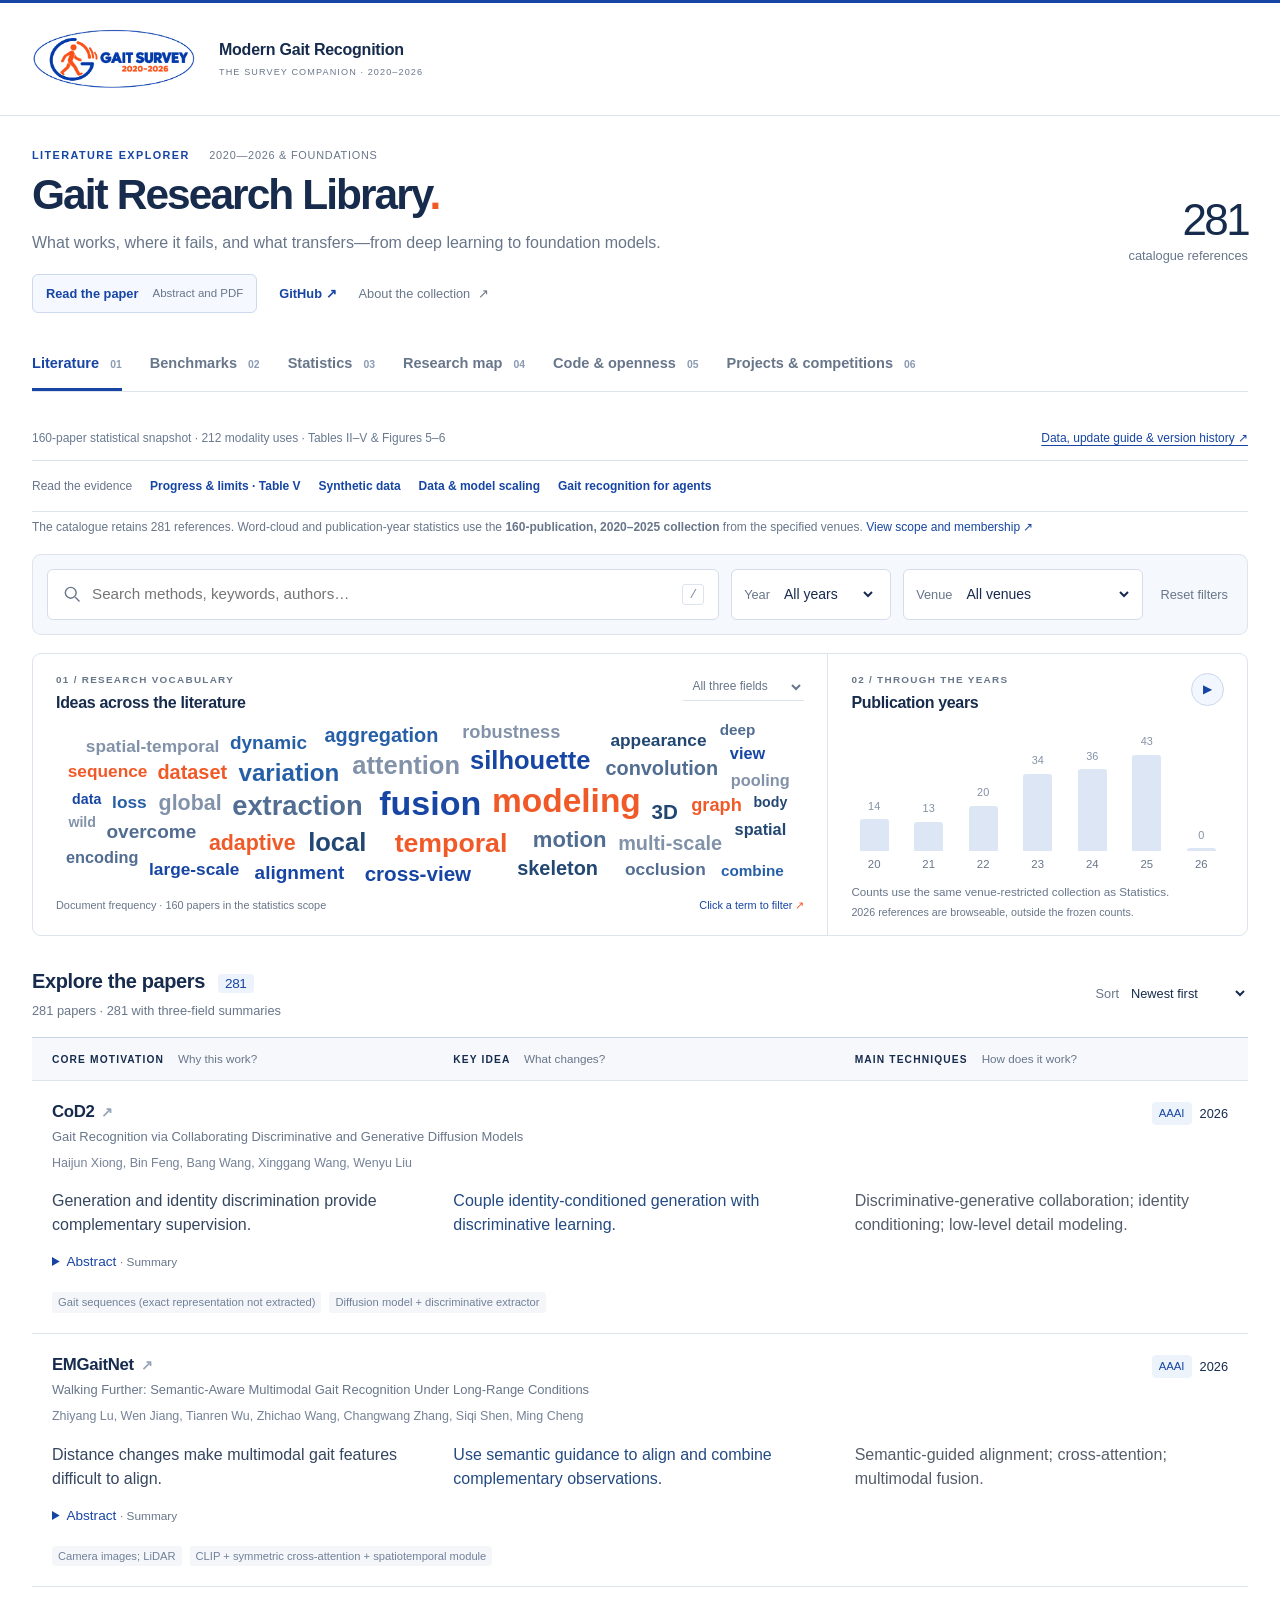
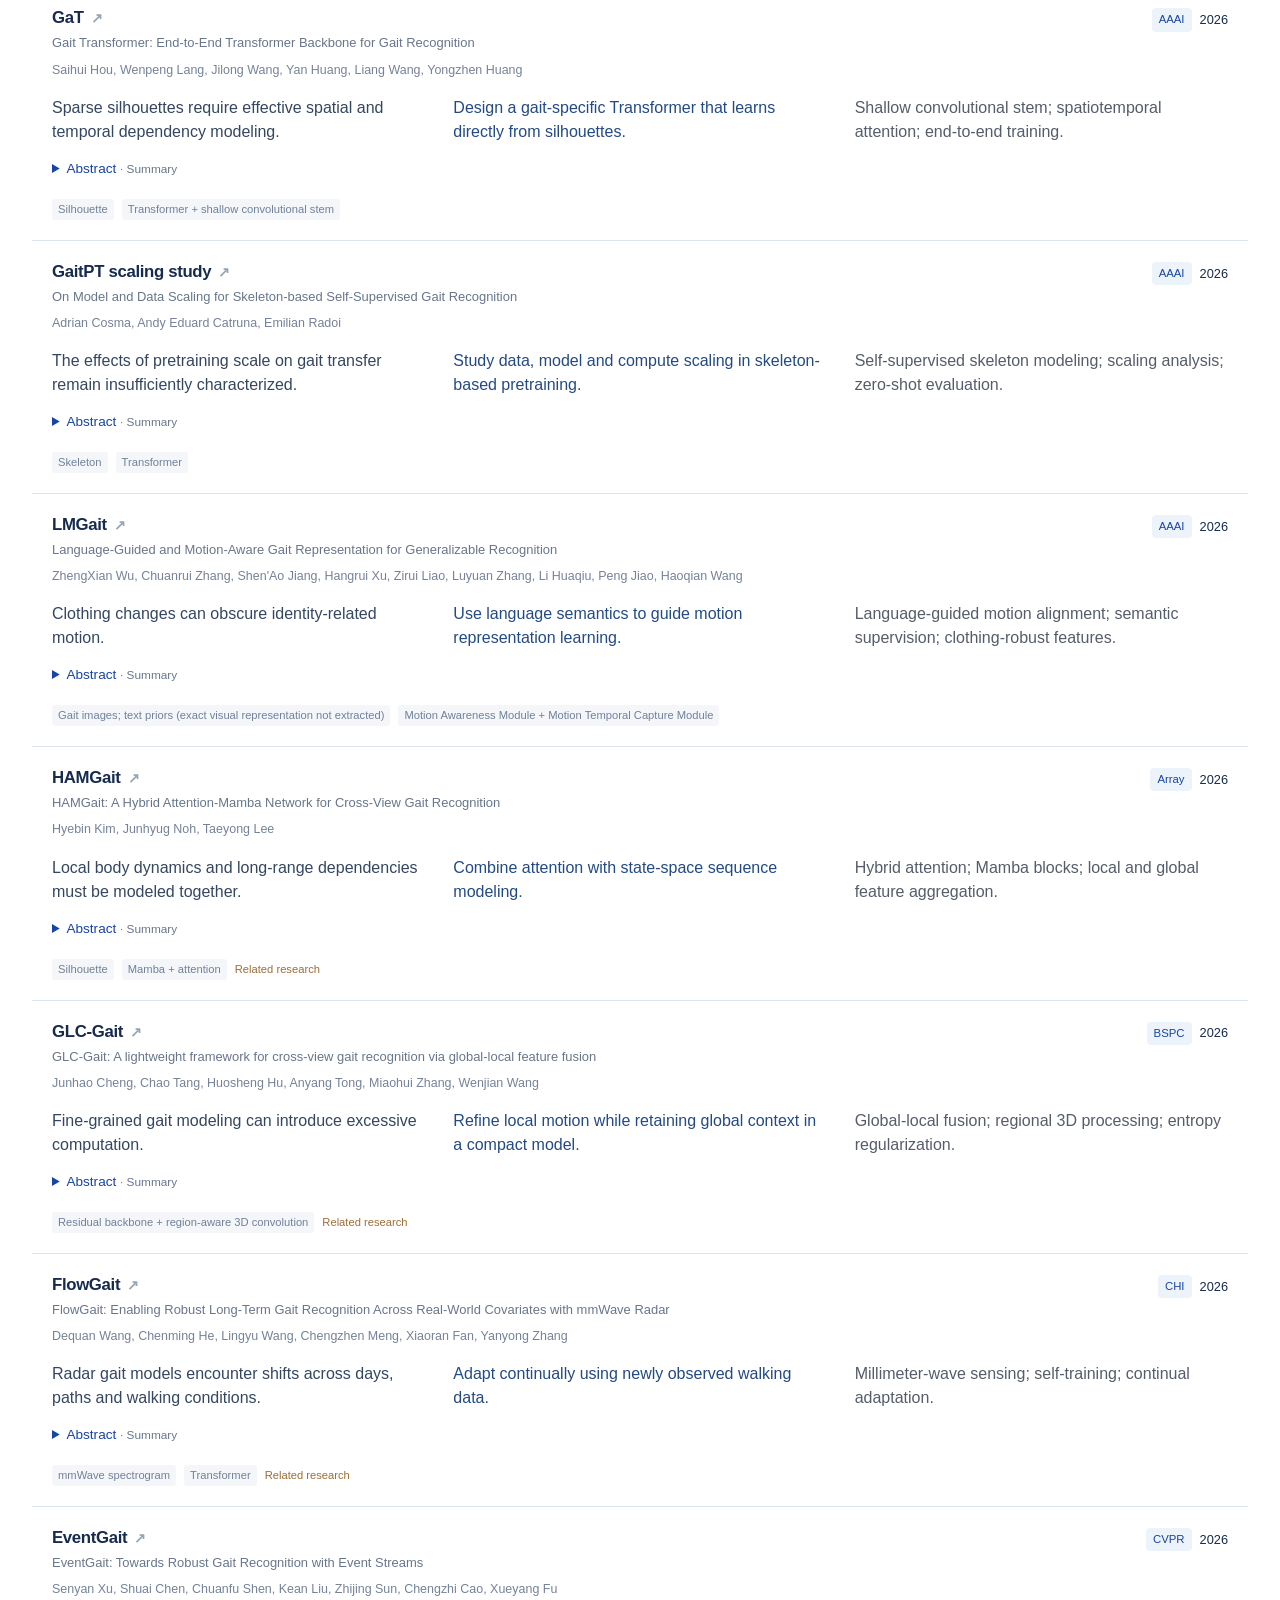
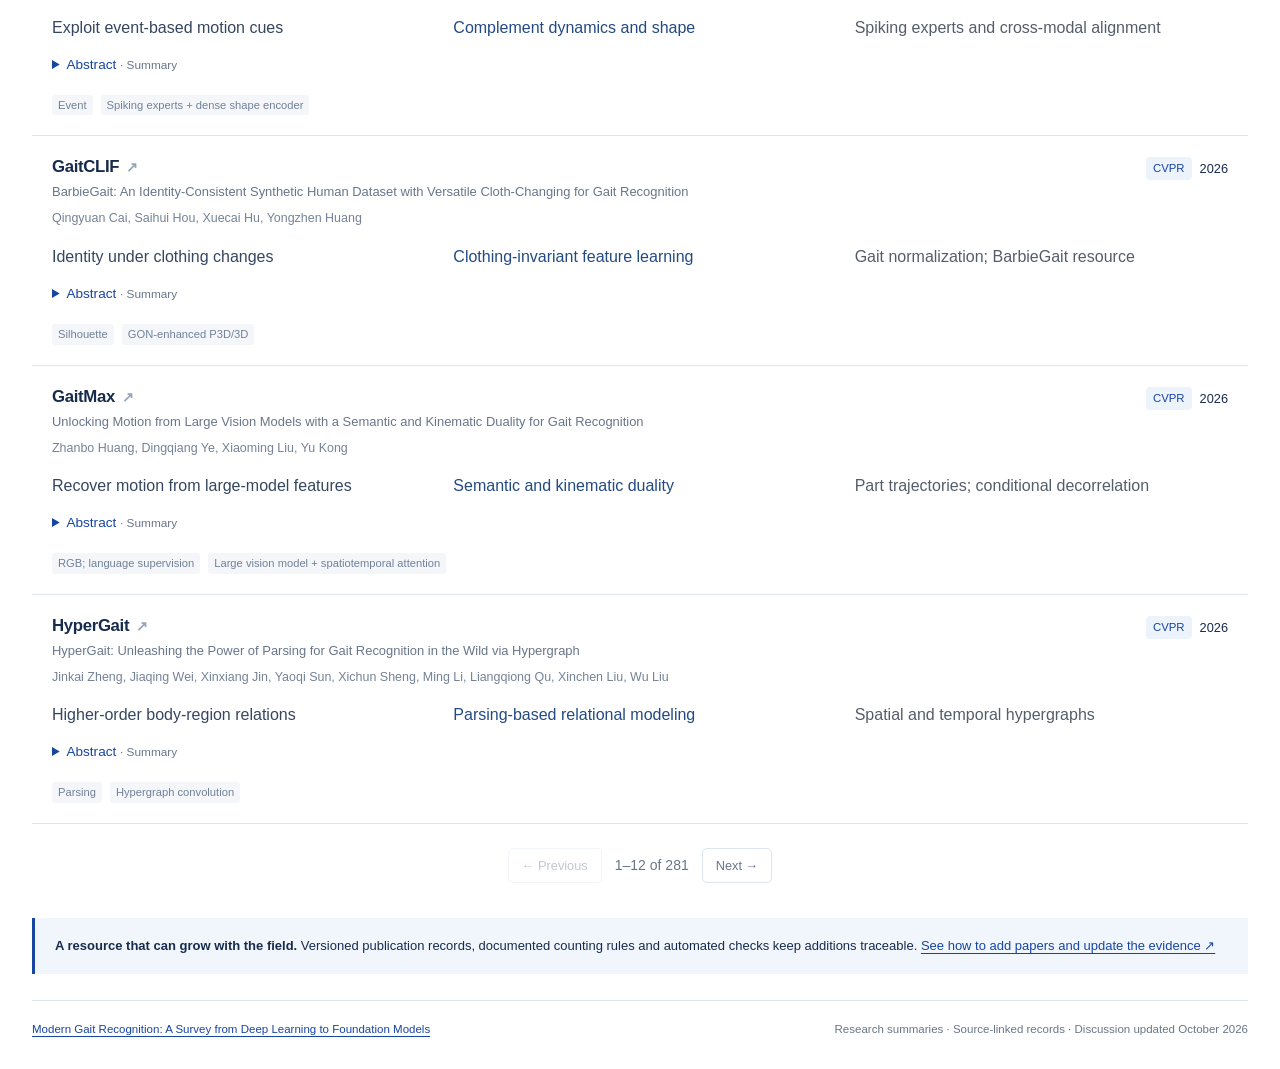
<file: index.html>
<!doctype html>
<html lang="en">
<head>
  <meta charset="utf-8"><meta name="viewport" content="width=device-width,initial-scale=1">
  <title>Gait Research Library · Modern Gait Recognition</title>
  <meta name="description" content="Modern gait recognition since 2020: explore what works, where it fails and what transfers, from deep learning to foundation models, synthetic data and scaling.">
  <meta name="theme-color" content="#1745a3">
  <link rel="icon" href="data:image/svg+xml,%3Csvg xmlns='http://www.w3.org/2000/svg' viewBox='0 0 40 40'%3E%3Crect width='40' height='40' rx='9' fill='%231745a3'/%3E%3Cpath d='M29 12a12 12 0 1 0 2 15V21H21' fill='none' stroke='white' stroke-width='4'/%3E%3Ccircle cx='29' cy='10' r='4' fill='%23f05a28'/%3E%3C/svg%3E">
  <link rel="stylesheet" href="./styles.css?v=header-20261017"><link rel="stylesheet" href="./companion.css"><link rel="stylesheet" href="./research-map.css"><link rel="stylesheet" href="./codebases.css"><link rel="stylesheet" href="./initiatives.css">
  <script src="./papers.js" defer></script><script src="./companion-data.js" defer></script><script src="./research-map-data.js" defer></script><script src="./survey-guide-data.js" defer></script><script src="./codebases-data.js" defer></script><script src="./initiatives-data.js" defer></script><script src="./app.js" defer></script><script src="./companion.js" defer></script><script src="./research-map.js" defer></script><script src="./codebases.js" defer></script><script src="./initiatives.js" defer></script>
</head>
<body>
  <a class="skip" href="#results">Skip to papers</a>
  <header class="masthead"><div class="masthead-inner">
    <div class="masthead-brand">
      <a class="brand" href="./" aria-label="Gait Survey home"><img src="./logo.png" alt="Gait Survey 2020–2026" width="195" height="78"></a>
      <span class="masthead-title">Modern Gait Recognition<span class="edition">THE SURVEY COMPANION · 2020–2026</span></span>
    </div>
    <aside class="visitor-map" id="visitor-map" aria-label="Website visitors around the world" aria-describedby="visitor-map-note" hidden>
      <p class="visitor-map-label">WORLDWIDE VISITS</p>
      <div class="visitor-map-embed" id="visitor-map-embed"></div>
      <p class="sr-only" id="visitor-map-note">Hover over a visit marker to see its region and count. Locations are approximate; click the map for details.</p>
    </aside>
  </div></header>
  <main class="workspace">
    <section class="intro" aria-labelledby="page-title"><div><p class="eyebrow">LITERATURE EXPLORER <span>2020—2026 & FOUNDATIONS</span></p><h1 id="page-title">Gait Research Library<span class="title-dot">.</span></h1><p class="dek">What works, where it fails, and what transfers—from deep learning to foundation models.</p><div class="survey-links"><a class="survey-paper-link" href="./paper/">Read the paper <span>Abstract and PDF</span></a><a href="https://github.com/ChaoFan996/gait-survey" target="_blank" rel="noopener noreferrer">GitHub ↗</a><button class="text-button" id="about-button">About the collection <span aria-hidden="true">↗</span></button></div></div><div class="collection-count"><strong id="total-count">—</strong><span>catalogue references</span></div></section>
    <nav class="view-nav" aria-label="Companion sections"><button data-view="library" aria-current="page">Literature <span>01</span></button><button data-view="benchmarks">Benchmarks <span>02</span></button><button data-view="statistics">Statistics <span>03</span></button><button data-view="map">Research map <span>04</span></button><button data-view="codebases">Code &amp; openness <span>05</span></button><button data-view="initiatives">Projects &amp; competitions <span>06</span></button></nav>
    <div class="release-note"><span>160-paper statistical snapshot · 212 modality uses · Tables II–V & Figures 5–6</span><a href="https://github.com/ChaoFan996/gait-survey/blob/main/CONTRIBUTING.md" target="_blank" rel="noopener noreferrer">Data, update guide & version history ↗</a></div>
    <div class="reading-guide" aria-label="Survey reading guide"><span>Read the evidence</span><a href="?view=map#progress">Progress &amp; limits · Table V</a><a href="?view=map&amp;topic=synthetic">Synthetic data</a><a href="?view=map&amp;topic=scaling">Data &amp; model scaling</a><a href="?view=map&amp;topic=agents">Gait recognition for agents</a></div>
    <div id="view-library">
    <p class="scope-caption" id="library-scope"></p>
    <form class="filters" id="filter-form" role="search">
      <label class="search-box"><svg viewBox="0 0 24 24" aria-hidden="true"><circle cx="10.5" cy="10.5" r="6.5"/><path d="m16 16 5 5"/></svg><span class="sr-only">Search papers</span><input id="search" type="search" placeholder="Search methods, keywords, authors…" autocomplete="off"><kbd aria-hidden="true">/</kbd></label>
      <label class="select-control"><span>Year</span><select id="year"><option value="">All years</option></select></label>
      <label class="select-control"><span>Venue</span><select id="venue"><option value="">All venues</option></select></label>
      <button type="button" class="reset-button" id="reset">Reset filters</button>
    </form>
    <div class="active-filters" id="active-filters" aria-label="Active filters"></div>
    <section class="insights" aria-label="Explore the research vocabulary">
      <div class="vocabulary"><div class="panel-heading"><div><p class="eyebrow">01 / RESEARCH VOCABULARY</p><h2>Ideas across the literature</h2></div><label class="cloud-field"><span class="sr-only">Word cloud source</span><select id="cloud-field"><option value="all">All three fields</option><option value="motivation">Core Motivation</option><option value="idea">Key Idea</option><option value="techniques">Main Techniques</option></select></label></div><div id="word-cloud" role="group" aria-label="Clickable research vocabulary"></div><div class="cloud-caption"><span id="cloud-caption">Term size reflects the number of matching papers.</span><span class="click-hint">Click a term to filter <span aria-hidden="true">↗</span></span></div></div>
      <div class="timeline"><div class="panel-heading"><div><p class="eyebrow">02 / THROUGH THE YEARS</p><h2>Publication years</h2></div><button id="play" class="play-button" aria-label="Animate word cloud by year" aria-pressed="false"><span aria-hidden="true">▶</span></button></div><div id="year-chart" role="group" aria-label="Filter by publication year"></div><p class="timeline-note">Click a year, or play to watch the vocabulary change.<br><span>2026 coverage is partial.</span></p></div>
    </section>
    <section id="results" class="results" aria-labelledby="results-heading"><div class="results-heading"><div><h2 id="results-heading">Explore the papers <span id="result-count"></span></h2><p id="result-description" aria-live="polite"></p></div><label class="sort"><span>Sort</span><select id="sort"><option value="newest">Newest first</option><option value="oldest">Oldest first</option><option value="az">Method / title A–Z</option></select></label></div><div class="field-guide" aria-hidden="true"><span>CORE MOTIVATION <small>Why this work?</small></span><span>KEY IDEA <small>What changes?</small></span><span>MAIN TECHNIQUES <small>How does it work?</small></span></div><div id="paper-list"></div><div class="pagination" id="pagination"></div></section>
    </div>
    <section id="view-benchmarks" hidden aria-labelledby="benchmark-title"></section>
    <section id="view-statistics" hidden aria-labelledby="statistics-title"></section>
    <section id="view-map" hidden aria-labelledby="map-title"></section>
    <section id="view-codebases" hidden aria-labelledby="codebases-title"></section>
    <section id="view-initiatives" hidden aria-labelledby="initiatives-title"></section>
    <div class="update-callout"><strong>A resource that can grow with the field.</strong> Versioned publication records, documented counting rules and automated checks keep additions traceable. <a href="https://github.com/ChaoFan996/gait-survey/blob/main/CONTRIBUTING.md" target="_blank" rel="noopener noreferrer">See how to add papers and update the evidence ↗</a></div>
    <footer><span><a href="https://www.researchgate.net/publication/415739002_Modern_Gait_Recognition_A_Survey_from_Deep_Learning_to_Foundation_Models" target="_blank" rel="noopener noreferrer">Modern Gait Recognition: A Survey from Deep Learning to Foundation Models</a></span><span>Research summaries · Source-linked records · Discussion updated October 2026</span></footer>
  </main>
  <dialog id="paper-dialog" aria-labelledby="detail-title"><div class="dialog-top"><span class="eyebrow">PAPER DETAILS</span><button class="close-button" data-close="paper-dialog" aria-label="Close paper details">×</button></div><div id="paper-details"></div></dialog>
  <dialog id="about-dialog" aria-labelledby="about-title"><div class="dialog-top"><span class="eyebrow">ABOUT THIS COLLECTION</span><button class="close-button" data-close="about-dialog" aria-label="Close collection information">×</button></div><h2 id="about-title">A companion to the survey.</h2><p>This library brings together the paper summaries used to organize <a href="./paper/"><em>Modern Gait Recognition: A Survey from Deep Learning to Foundation Models</em></a>. It focuses on January 2020 to September 2026, alongside foundational and related research. The review connects task-specific deep learning with foundation-model adaptation and gait-specific pretraining, asking which gains hold under which conditions.</p><h3>Reading the summaries</h3><p><strong>Core Motivation</strong> describes the problem being addressed. <strong>Key Idea</strong> captures the proposed insight. <strong>Main Techniques</strong> identifies how the idea is implemented. These concise editorial summaries are not quotations from the papers.</p><p id="about-provenance"></p><p>Expand <strong>Abstract</strong> to read the paper abstract. Entries labeled <strong>Abstract · Summary</strong> contain a concise editorial summary of the linked publication. Original abstracts and editorial summaries are distinguished explicitly.</p><h3>Exploring the companion</h3><p><strong>Benchmarks</strong> connects within- and cross-domain rankings to the experimental records in Tables III–IV. <strong>Statistics</strong> reproduces Table II and Figures 5–6 from one publication list. <strong>Research map</strong> connects papers to the five methodological dimensions and the discussion in Sections V–VI; links carry indexed passages or clearly labeled manuscript summaries. The progress guide follows Table V and separates demonstrated gains from remaining limits; synthetic data and scaling provide cross-cutting reading routes. Healthcare asks which changes should remain visible, while agents bring together long-video understanding and robotics as prospective applications. <strong>Projects &amp; competitions</strong> provides searchable research programs and competition editions with official sources, evaluation settings and downloadable citations. The repository contains a documented, validated workflow for adding papers and releasing new snapshots.</p><h3>Reading the word cloud</h3><p>Each term is counted at most once per matching paper, using the selected summary fields. Common function words and generic writing terms are excluded. The cloud updates with the search, year and venue filters, and includes only the 2020–2025 statistics membership from the specified venues. Its sizes describe this collection, not citation impact or the complete field.</p><p>Conference and journal versions remain separate when their publication records differ. Withdrawn records are marked and excluded from the word cloud. The 2026 collection is still partial and excluded from the frozen statistics. Venue scope: CVPR, ICCV, ECCV, WACV, BMVC, ACCV, IJCB, AAAI, ACM MM; TPAMI, TIFS, TIP, TNNLS, TCSVT, TBIOM, TMM, IJCV, PR. PRL, workshops, NeurIPS and preprints remain outside those statistics; result sources for the benchmark tables are retained separately.</p><div class="about-links"><a href="./papers.json" download="gait-survey-papers.json">Download the catalogue ↓</a></div></dialog>
  <div id="toast" role="status"></div>
  <script src="./visitor-map.js" defer></script>
  <noscript><p class="no-script">Enable JavaScript to search the catalogue and explore the word cloud. The complete records are also available as <a href="./papers.json">JSON</a>.</p></noscript>
</body>
</html>
</file>
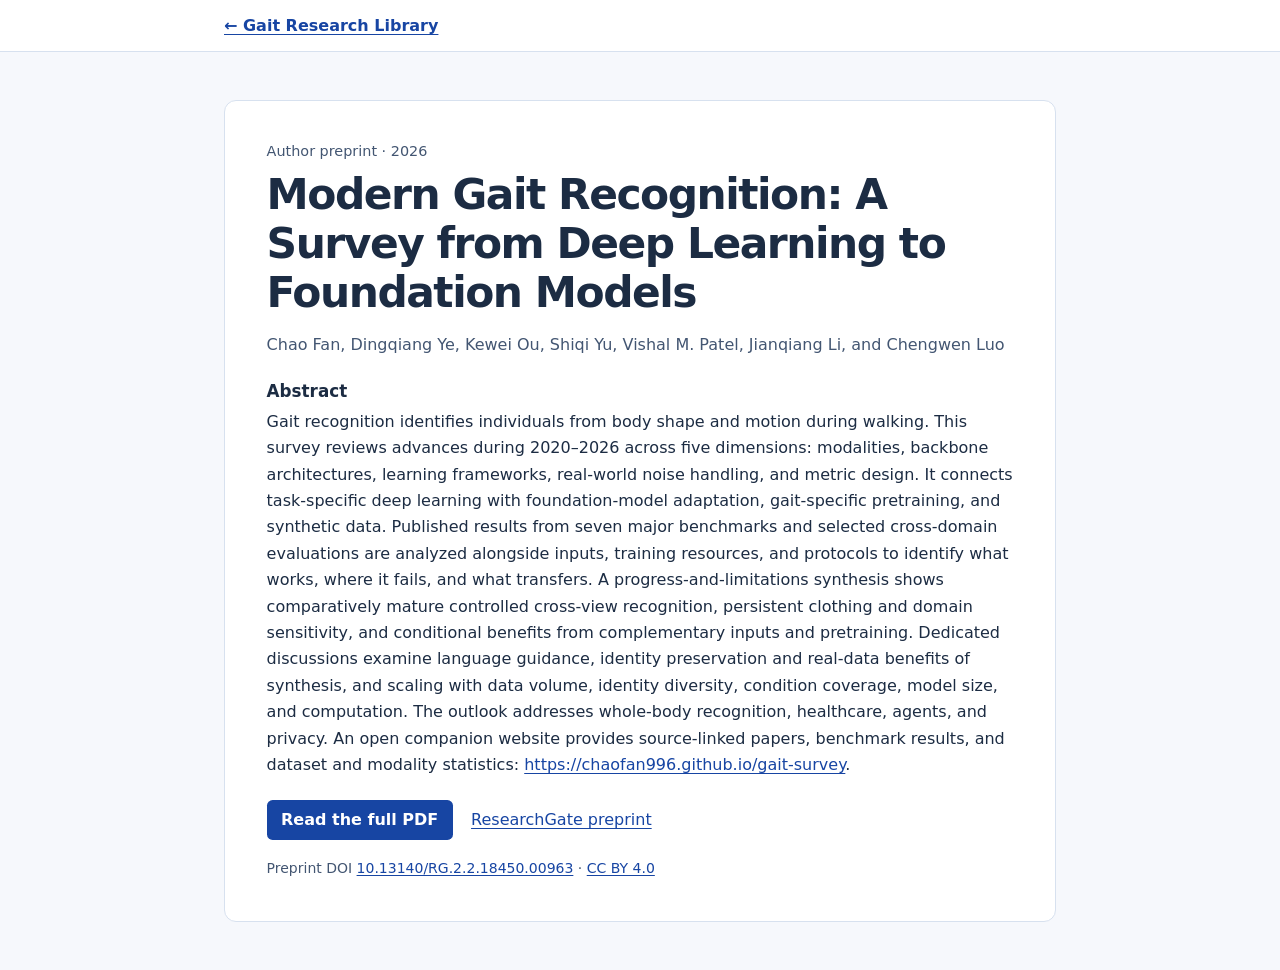
<file: paper/index.html>
<!doctype html>
<html lang="en">
<head>
  <meta charset="utf-8">
  <meta name="viewport" content="width=device-width, initial-scale=1">
  <title>Modern Gait Recognition: A Survey from Deep Learning to Foundation Models</title>
  <meta name="description" content="Read the preprint by Chao Fan and colleagues on modern gait recognition, from deep learning to foundation models.">
  <link rel="canonical" href="https://chaofan996.github.io/gait-survey/paper/">
  <meta name="citation_title" content="Modern Gait Recognition: A Survey from Deep Learning to Foundation Models">
  <meta name="citation_author" content="Chao Fan">
  <meta name="citation_author" content="Dingqiang Ye">
  <meta name="citation_author" content="Kewei Ou">
  <meta name="citation_author" content="Shiqi Yu">
  <meta name="citation_author" content="Vishal M. Patel">
  <meta name="citation_author" content="Jianqiang Li">
  <meta name="citation_author" content="Chengwen Luo">
  <meta name="citation_publication_date" content="2026">
  <meta name="citation_doi" content="10.13140/RG.2.2.18450.00963">
  <meta name="citation_pdf_url" content="https://chaofan996.github.io/gait-survey/paper/modern-gait-recognition-survey.pdf">
  <style>
    :root { color-scheme: light; font-family: system-ui, sans-serif; color: #1c2c43; background: #f6f8fc; }
    * { box-sizing: border-box; }
    body { margin: 0; }
    a { color: #1745a3; text-underline-offset: .16em; }
    a:focus-visible { outline: 2px solid #1745a3; outline-offset: 4px; }
    .wrap { width: min(100% - 2rem, 52rem); margin-inline: auto; }
    nav { padding-block: 1rem; border-bottom: 1px solid #d7e1ef; background: #fff; }
    nav a { font-weight: 650; }
    article { margin-block: clamp(1.25rem, 4vw, 3rem); padding: clamp(1.15rem, 4vw, 2.6rem); border: 1px solid #d7e1ef; border-radius: .75rem; background: #fff; }
    .status { margin: 0 0 .8rem; color: #435672; font-size: .9rem; }
    h1 { margin: 0; font-size: clamp(1.65rem, 4.2vw, 2.65rem); line-height: 1.15; letter-spacing: -.035em; }
    .authors { margin: .9rem 0 1.45rem; color: #435672; line-height: 1.6; }
    h2 { font-size: 1.05rem; margin: 0 0 .5rem; }
    .abstract { margin: 0; line-height: 1.65; }
    .links { display: flex; align-items: center; flex-wrap: wrap; gap: .75rem 1.15rem; margin-top: 1.35rem; }
    .download { display: inline-block; padding: .65rem .9rem; border-radius: .35rem; background: #1745a3; color: #fff; text-decoration: none; font-weight: 650; }
    .download:hover { background: #11377f; }
    .source { margin: 1.15rem 0 0; color: #435672; font-size: .875rem; line-height: 1.55; overflow-wrap: anywhere; }
  </style>
</head>
<body>
  <nav aria-label="Project navigation">
    <div class="wrap"><a href="../">← Gait Research Library</a></div>
  </nav>
  <main class="wrap">
    <article aria-labelledby="paper-title">
      <p class="status">Author preprint · <time datetime="2026">2026</time></p>
      <h1 id="paper-title">Modern Gait Recognition: A Survey from Deep Learning to Foundation Models</h1>
      <p class="authors">Chao Fan, Dingqiang Ye, Kewei Ou, Shiqi Yu, Vishal M. Patel, Jianqiang Li, and Chengwen Luo</p>

      <section aria-labelledby="abstract-title">
        <h2 id="abstract-title">Abstract</h2>
        <p class="abstract">Gait recognition identifies individuals from body shape and motion during walking. This survey reviews advances during 2020–2026 across five dimensions: modalities, backbone architectures, learning frameworks, real-world noise handling, and metric design. It connects task-specific deep learning with foundation-model adaptation, gait-specific pretraining, and synthetic data. Published results from seven major benchmarks and selected cross-domain evaluations are analyzed alongside inputs, training resources, and protocols to identify what works, where it fails, and what transfers. A progress-and-limitations synthesis shows comparatively mature controlled cross-view recognition, persistent clothing and domain sensitivity, and conditional benefits from complementary inputs and pretraining. Dedicated discussions examine language guidance, identity preservation and real-data benefits of synthesis, and scaling with data volume, identity diversity, condition coverage, model size, and computation. The outlook addresses whole-body recognition, healthcare, agents, and privacy. An open companion website provides source-linked papers, benchmark results, and dataset and modality statistics: <a href="https://chaofan996.github.io/gait-survey">https://chaofan996.github.io/gait-survey</a>.</p>
      </section>

      <div class="links">
        <a class="download" href="./modern-gait-recognition-survey.pdf">Read the full PDF</a>
        <a href="https://www.researchgate.net/publication/415739002_Modern_Gait_Recognition_A_Survey_from_Deep_Learning_to_Foundation_Models">ResearchGate preprint</a>
      </div>
      <p class="source">Preprint DOI <a href="https://doi.org/10.13140/RG.2.2.18450.00963">10.13140/RG.2.2.18450.00963</a> · <a href="https://creativecommons.org/licenses/by/4.0/">CC BY 4.0</a></p>
    </article>
  </main>
</body>
</html>
</file>
<file: styles.css>
@charset "UTF-8";
:root{--ink:#172b4d;--blue:#1745a3;--orange:#f05a28;--muted:#68768a;--line:#dde4ee;--pale:#f5f8fc;--white:#fff;font-size:16px;color-scheme:light}*{box-sizing:border-box}body{margin:0;background:#fff;color:var(--ink);font-family:Inter,-apple-system,BlinkMacSystemFont,"Segoe UI",sans-serif;line-height:1.5}button,input,select{font:inherit}button,select{cursor:pointer}a{color:var(--blue);text-underline-offset:3px}button{color:inherit}button:focus-visible,a:focus-visible,input:focus-visible,select:focus-visible{outline:3px solid #f5a587;outline-offset:3px}.sr-only{position:absolute;width:1px;height:1px;overflow:hidden;clip:rect(0,0,0,0)}.skip{position:fixed;top:-60px;background:var(--blue);color:#fff;padding:10px;z-index:100}.skip:focus{top:0}.masthead{border-top:3px solid var(--blue);border-bottom:1px solid var(--line)}.masthead-inner{max-width:1344px;margin:auto;height:82px;display:flex;align-items:center;gap:26px;padding:0 32px}.brand{display:flex;align-items:center}.brand img{width:158px;height:63px;object-fit:contain}.masthead-title{font-size:.73rem;letter-spacing:.13em;font-weight:650;line-height:1.7}.edition{display:block;color:var(--muted);font-size:.63rem;letter-spacing:.12em}.text-button{border:0;background:none;font-size:.85rem;margin-left:auto;color:var(--muted);padding:8px 0}.text-button span{margin-left:10px;color:var(--orange)}.workspace{max-width:1344px;padding:0 32px;margin:auto}.intro{display:flex;justify-content:space-between;align-items:center;gap:20px;padding:31px 0 27px}.eyebrow{font-size:.68rem;font-weight:750;letter-spacing:.13em;margin:0 0 8px;color:var(--blue)}.eyebrow span{color:var(--muted);font-weight:500;margin-left:15px;letter-spacing:.07em}h1{font-size:2.65rem;letter-spacing:-.045em;line-height:1.12;margin:0;font-weight:730}.title-dot{color:var(--orange)}.dek{color:var(--muted);font-size:1rem;margin:12px 0 0}.collection-count{text-align:right;display:grid;flex-shrink:0}.collection-count strong{font-size:2.75rem;font-weight:450;letter-spacing:-.06em;line-height:1.15}.collection-count span{font-size:.8rem;color:var(--muted)}.filters{display:flex;gap:12px;align-items:stretch;padding:14px;background:var(--pale);border:1px solid var(--line);border-radius:9px}.search-box{flex:1;display:flex;align-items:center;gap:10px;border:1px solid #d5ddeb;background:#fff;border-radius:6px;min-width:180px;padding:0 14px;box-shadow:0 1px 2px #172b4d03}.search-box svg{width:20px;height:20px;fill:none;stroke:var(--muted);stroke-width:1.7;flex-shrink:0}.search-box input{width:100%;padding:13px 0;border:0;outline:none;min-width:0;color:var(--ink);background:transparent;font-size:.95rem}.search-box:focus-within{border-color:var(--blue);box-shadow:0 0 0 2px #1745a316}.search-box input:focus-visible{outline:none}.search-box kbd{font-size:.8rem;color:#7c8ba1;border:1px solid var(--line);padding:0 6px;border-radius:3px}.select-control{display:flex;align-items:center;gap:10px;background:#fff;border:1px solid #d5ddeb;border-radius:6px;padding:0 10px 0 12px;min-width:160px}.select-control>span{font-size:.8rem;color:var(--muted)}select{border:0;background:transparent;min-height:36px;color:var(--ink);font-size:.875rem;max-width:100%}.select-control select{min-width:96px;max-width:170px}.reset-button{border:0;background:transparent;color:var(--muted);padding:0 5px;font-size:.8rem}.active-filters{display:flex;gap:8px;flex-wrap:wrap;min-height:12px;padding-top:10px}.filter-chip{border:1px solid #c8d7f0;background:#f0f5ff;border-radius:30px;font-size:.8rem;color:var(--blue);padding:4px 11px}.filter-chip span{padding-left:12px}.insights{display:grid;grid-template-columns:minmax(0,1.9fr) minmax(280px,1fr);border:1px solid var(--line);border-radius:9px;margin:6px 0 30px;overflow:hidden}.vocabulary,.timeline{padding:19px 23px 14px;min-width:0}.vocabulary{border-right:1px solid var(--line)}.panel-heading{display:flex;gap:10px;align-items:flex-start;justify-content:space-between}.panel-heading .eyebrow{font-size:.62rem;color:var(--muted);margin-bottom:4px}.panel-heading h2{font-size:1rem;font-weight:600;letter-spacing:-.02em;margin:0}.cloud-field select{font-size:.75rem;color:var(--muted);padding:0 5px;min-height:28px;border-bottom:1px solid var(--line)}#word-cloud{height:184px;width:100%;position:relative}#word-cloud svg{width:100%;height:100%;overflow:visible}.cloud-word{cursor:pointer;font-weight:550;transition:opacity .2s,fill .2s;paint-order:stroke}.cloud-word:hover,.cloud-word:focus{fill:var(--orange)!important;outline:none;text-decoration:underline;text-underline-offset:4px}.cloud-caption{display:flex;justify-content:space-between;font-size:.68rem;gap:12px;color:var(--muted)}.click-hint{white-space:nowrap;color:var(--blue)}.click-hint span{color:var(--orange)}.cloud-empty{display:grid;place-items:center;height:100%;color:var(--muted);font-size:.875rem}.play-button{border:1px solid #cbd7eb;color:var(--blue);background:#f2f6ff;border-radius:50%;width:33px;height:33px;font-size:.75rem;display:grid;place-items:center;flex-shrink:0}.play-button[aria-pressed=true]{color:var(--orange);border-color:var(--orange)}#year-chart{height:140px;display:flex;align-items:stretch;gap:9px;margin:20px 0 9px}.year-bar{padding:0;border:0;background:transparent;flex:1;min-width:0;display:flex;flex-direction:column;justify-content:flex-end;align-items:center;gap:5px;font-size:.71rem;color:var(--muted)}.bar-count{font-size:.68rem;color:#8391a4}.bar{width:100%;max-width:29px;background:#dce6f5;border-radius:3px 3px 0 0;transition:height .35s,background .2s;min-height:3px}.year-bar:hover .bar{background:#86a7df}.year-bar.active .bar{background:var(--orange)}.year-bar.active{color:var(--orange);font-weight:700}.timeline-note{color:var(--muted);font-size:.73rem;line-height:1.65;margin:0}.timeline-note span{font-size:.67rem}.results-heading{display:flex;align-items:center;justify-content:space-between;gap:20px;margin-bottom:17px}.results-heading h2{font-size:1.25rem;letter-spacing:-.02em;margin:0}.results-heading h2 span{font-size:.85rem;color:var(--blue);background:#edf3fd;border-radius:4px;margin-left:8px;padding:2px 7px;font-weight:500}.results-heading p{margin:5px 0 0;color:var(--muted);font-size:.8rem}.sort{display:flex;align-items:center;gap:8px;font-size:.8rem;color:var(--muted)}.sort select{font-size:.8rem}.field-guide{display:grid;grid-template-columns:1fr 1fr 1fr;gap:28px;background:#f6f8fc;border-top:1px solid #c8d4e5;border-bottom:1px solid var(--line);padding:12px 20px;font-size:.64rem;font-weight:750;letter-spacing:.11em}.field-guide small{font-size:.73rem;letter-spacing:0;font-weight:400;color:var(--muted);padding-left:10px}.paper{border-bottom:1px solid var(--line);padding:19px 20px 20px;transition:background .2s}.paper:hover{background:#fbfcfe}.paper-top{display:flex;justify-content:space-between;align-items:flex-start;gap:18px}.paper-name{font-size:1.05rem;font-weight:650;letter-spacing:-.02em;padding:0;color:var(--ink);border:0;background:transparent;text-align:left;line-height:1.4}.paper-name:hover{color:var(--blue)}.paper-name .detail-arrow{font-size:.85rem;color:#97a5b8;display:inline-block;margin-left:7px}.paper-title{font-size:.81rem;color:var(--muted);line-height:1.4;margin:4px 0 0;max-width:950px}.paper-meta{display:flex;align-items:center;gap:8px;flex-shrink:0;padding-top:2px}.venue-tag{font-size:.71rem;white-space:nowrap;color:var(--blue);background:#edf3fb;padding:3px 7px;border-radius:4px}.year-tag{font-size:.8rem;font-variant-numeric:tabular-nums}.summary-grid{display:grid;grid-template-columns:1fr 1fr 1fr;gap:28px;margin-top:16px}.summary-grid p{font-size:.93rem;line-height:1.5;margin:0;color:#35465f}.summary-grid p:nth-child(2){color:#234a82}.summary-grid p:nth-child(3){color:#555d6a}.summary-grid .mobile-label{display:none}.pending-note{font-size:.85rem;color:var(--muted);margin:13px 0 0}.paper-foot{display:flex;gap:8px;margin-top:12px;align-items:center;flex-wrap:wrap}.topic-tag{font-size:.7rem;background:#f4f6fa;color:#718199;border-radius:3px;padding:2px 6px}.related-label{font-size:.7rem;color:#9c6e35}.pagination{display:flex;align-items:center;justify-content:center;gap:13px;margin:24px 0 35px;font-size:.875rem;color:var(--muted)}.pagination button{border:1px solid var(--line);background:#fff;border-radius:5px;padding:7px 13px;font-size:.8rem}.pagination button:disabled{opacity:.4;cursor:default}.empty-state{padding:50px 20px;text-align:center;color:var(--muted)}.empty-state h3{color:var(--ink);margin:0 0 10px}.empty-state button{border:1px solid var(--line);border-radius:5px;background:#fff;padding:8px 15px;margin-top:12px}footer{display:flex;justify-content:space-between;gap:15px;font-size:.72rem;color:var(--muted);border-top:1px solid var(--line);padding:20px 0 30px}dialog{border:1px solid var(--line);border-radius:12px;padding:26px 32px 32px;max-width:800px;width:calc(100% - 32px);max-height:86vh;color:var(--ink);box-shadow:0 24px 100px #102c4d30}dialog::backdrop{background:#122b4d70;backdrop-filter:blur(3px)}.dialog-top{display:flex;align-items:center;justify-content:space-between;margin-bottom:18px}.dialog-top .eyebrow{margin:0}.close-button{font-size:1.7rem;line-height:1;min-width:34px;min-height:34px;border:0;background:#f3f5f9;border-radius:50%;color:var(--muted)}dialog h2{font-size:1.7rem;line-height:1.25;letter-spacing:-.035em;margin:10px 0 15px}dialog h3{font-size:1rem;margin:24px 0 8px}dialog p{font-size:1rem;line-height:1.7;color:#526179}.detail-fields{display:grid;gap:16px;margin-top:25px}.detail-field{padding:16px 18px;background:var(--pale);border-left:3px solid #bccfea}.detail-field:nth-child(2){border-color:var(--blue)}.detail-field:nth-child(3){border-color:var(--orange)}.detail-field h3{font-size:.72rem;letter-spacing:.1em;margin:0 0 5px;color:var(--blue)}.detail-field p{margin:0;font-size:.98rem}.detail-metadata{display:grid;grid-template-columns:130px 1fr;gap:9px;font-size:.84rem;line-height:1.6;margin:25px 0}.detail-metadata dt{color:var(--muted)}.detail-metadata dd{margin:0;overflow-wrap:anywhere}.detail-links{display:flex;flex-wrap:wrap;gap:12px;margin-top:24px}.detail-links a,.detail-links button{font-size:.85rem;padding:8px 13px;border:1px solid #ccd8eb;background:#fff;border-radius:5px;color:var(--blue);text-decoration:none}.detail-links a:first-child{background:var(--blue);color:#fff;border-color:var(--blue)}.provenance-note{font-size:.77rem!important;color:#7a879a!important;border-top:1px solid var(--line);padding-top:16px}#toast{position:fixed;bottom:24px;left:50%;transform:translate(-50%,15px);background:var(--ink);color:#fff;border-radius:6px;padding:10px 16px;opacity:0;pointer-events:none;transition:.2s;font-size:.875rem;z-index:99}#toast.visible{opacity:1;transform:translate(-50%,0)}.no-script{padding:30px;text-align:center}.about-links{margin-top:25px;font-size:.9rem}body:has(dialog[open]){overflow:hidden}
@media(min-width:1440px){.workspace,.masthead-inner{max-width:1420px}.intro{padding:35px 0 30px}#word-cloud{height:205px}.insights{grid-template-columns:minmax(0,2fr) minmax(300px,1fr)}}
@media(max-width:1000px){.workspace,.masthead-inner{padding-left:22px;padding-right:22px}.filters{flex-wrap:wrap}.search-box{flex-basis:100%}.select-control{flex:1}.insights{grid-template-columns:minmax(0,1.5fr) minmax(255px,1fr)}.vocabulary,.timeline{padding-left:16px;padding-right:16px}.cloud-field{max-width:125px}.panel-heading h2{font-size:.9rem}.cloud-caption{font-size:.65rem}.click-hint{display:none}.field-guide small{display:none}.summary-grid{gap:20px}.paper{padding-left:15px;padding-right:15px}}
@media(max-width:700px){.workspace,.masthead-inner{padding-left:16px;padding-right:16px}.masthead-inner{height:70px;gap:14px}.brand img{width:126px;height:50px}.masthead-title{display:none}.text-button{font-size:.75rem}.intro{padding:25px 0 20px}.eyebrow span{display:block;margin:4px 0 0;font-size:.6rem}h1{font-size:2rem}.dek{font-size:.87rem;max-width:280px}.collection-count strong{font-size:2rem}.collection-count span{font-size:.66rem;max-width:90px}.filters{padding:10px;gap:8px}.search-box input{font-size:.875rem}.select-control{min-width:0;padding-left:8px;gap:3px}.select-control>span{font-size:.7rem}.select-control select{min-width:0;max-width:112px;font-size:.8rem}.reset-button{font-size:.72rem}.search-box kbd{display:none}.insights{display:flex;flex-direction:column;margin-bottom:24px}.vocabulary{border-right:0;border-bottom:1px solid var(--line);padding-top:16px}.timeline{padding-top:15px}.timeline .panel-heading{align-items:center}#word-cloud{height:205px}#year-chart{height:80px;margin:8px 0 4px}.timeline-note{font-size:.68rem}.timeline-note br{display:none}.timeline-note span{margin-left:5px}.field-guide{display:none}.results-heading h2{font-size:1.1rem}.results-heading{gap:10px}.sort>span{display:none}.sort select{font-size:.7rem;max-width:120px}.results-heading p{font-size:.72rem}.paper{padding:19px 0;border-top:1px solid var(--line);border-bottom:0}.paper-top{gap:10px}.paper-name{font-size:1rem}.paper-meta{flex-direction:column;align-items:flex-end;gap:3px}.paper-title{font-size:.77rem}.summary-grid{grid-template-columns:1fr;gap:12px}.summary-grid .mobile-label{display:block;font-size:.62rem;color:#77859b;letter-spacing:.1em;font-weight:700;margin-bottom:3px}.summary-grid p{font-size:.91rem}.paper-foot{margin-top:13px}footer{flex-direction:column;gap:5px;font-size:.67rem}dialog{padding:18px 20px 24px}dialog h2{font-size:1.4rem}.detail-metadata{grid-template-columns:95px 1fr}.collection-count{padding-top:18px}.about-links{font-size:.85rem}}
@media(prefers-reduced-motion:reduce){*{scroll-behavior:auto!important;animation:none!important;transition:none!important}}

.status-tag{font-size:.72rem;color:#8b3c17;background:#fff1e8;border-radius:3px;padding:2px 7px}.summary-grid p{font-size:1rem}.venue-tag{max-width:180px;white-space:normal}.panel-heading h2{line-height:1.35}

.paper-authors{color:#758297;font-size:.78rem;line-height:1.55;margin:8px 0 0;overflow-wrap:anywhere}.paper-abstract{margin-top:15px;font-size:.85rem}.paper-abstract summary{color:var(--blue);cursor:pointer;width:fit-content;min-height:28px;display:list-item;list-style-position:inside}.paper-abstract summary span{color:var(--muted);font-size:.74rem}.paper-abstract[open]{background:#f7f9fc;border-left:2px solid #b8cbe9;padding:12px 16px}.paper-abstract p{font-size:.94rem;line-height:1.7;color:#42536c;margin:8px 0}.paper-abstract .abstract-source{font-size:.72rem;color:var(--muted);overflow-wrap:anywhere}.detail-abstract{margin-top:24px}.paper-abstract summary:focus-visible{outline:2px solid var(--orange);outline-offset:3px}

/* Survey publication and compact visitor map. */
.survey-links{display:flex;align-items:center;flex-wrap:wrap;gap:12px 22px;margin-top:19px;font-size:.8rem}
.survey-links>a{text-decoration:none;font-weight:600}
.survey-links>a:hover{text-decoration:underline}
.survey-paper-link{display:inline-flex;align-items:center;gap:14px;border:1px solid #cbd8ed;border-radius:6px;background:#f5f8fe;padding:9px 13px}
.survey-paper-link span{font-size:.72rem;font-weight:450;color:var(--muted)}
/* Keep branding and visitor statistics as two aligned groups. */
.masthead-inner,.masthead-inner.has-visitor-map{height:auto;min-height:112px;gap:28px;padding-top:14px;padding-bottom:14px}
.masthead-brand{display:flex;align-items:center;gap:23px;min-width:0}
.masthead-brand .brand{flex-shrink:0}
.masthead-brand .brand img{width:164px;height:auto}
.masthead-brand .masthead-title{font-size:1rem;font-weight:650;letter-spacing:-.015em;line-height:1.45}
.masthead-brand .edition{margin-top:5px;font-size:.57rem;letter-spacing:.12em;font-weight:500}
.survey-links>.text-button{position:static;margin:0;padding:0;font-size:.8rem;font-weight:500;white-space:nowrap}
.survey-links>.text-button span{margin-left:4px;color:inherit}
.survey-links>.text-button:hover{color:var(--blue)}
.visitor-map{flex:0 0 278px;margin-left:auto;padding-left:22px;border-left:1px solid var(--line);text-align:left}
.visitor-map[hidden]{display:none}
.visitor-map-label{font-size:.56rem;letter-spacing:.12em;font-weight:650;color:var(--muted);margin:0 0 3px}
.visitor-map-embed{width:100%;min-height:74px}
.visitor-map #mapmyvisitors-widget{min-height:0!important;max-width:100%;margin:0!important}
.visitor-map #mapmyvisitors-widget>.mapmyvisitors-map-container{display:grid;grid-template-columns:150px minmax(0,1fr);grid-template-rows:1fr 1fr;column-gap:12px;align-items:center}
.visitor-map .mapmyvisitors-map{grid-column:1;grid-row:1/3;width:100%!important;height:auto!important;aspect-ratio:2.04;background-size:100% 100%}
.visitor-map #mapmyvisitors-widget .mapmyvisitors-visitors{grid-column:2;grid-row:1;align-self:end;text-align:left;font-size:12px!important;font-weight:600;line-height:1.4;color:var(--ink)}
.visitor-map #mapmyvisitors-widget .mapmyvisitors-date{grid-column:2;grid-row:2;align-self:start;text-align:left;font-size:8px!important;line-height:1.5;margin-top:4px;color:var(--muted)}
@media(max-width:800px){
  .masthead-brand{gap:16px}
  .masthead-brand .masthead-title{font-size:.9rem}
  .masthead-brand .brand img{width:142px}
  .visitor-map{flex-basis:230px;padding-left:16px}
  .visitor-map #mapmyvisitors-widget>.mapmyvisitors-map-container{grid-template-columns:126px minmax(0,1fr);column-gap:8px}
  .visitor-map-embed{min-height:62px}
}
@media(max-width:700px){
  .masthead-inner,.masthead-inner.has-visitor-map{gap:16px;min-height:112px;padding-top:12px;padding-bottom:12px}
  .masthead-brand .brand img{width:140px}
  .visitor-map{flex-basis:144px;padding-left:0;border-left:0}
  .visitor-map-label{font-size:.49rem;letter-spacing:.1em;text-align:center;margin-bottom:4px}
  .visitor-map #mapmyvisitors-widget>.mapmyvisitors-map-container{grid-template-columns:1fr;grid-template-rows:auto auto auto;row-gap:0}
  .visitor-map .mapmyvisitors-map{grid-column:1;grid-row:1}
  .visitor-map #mapmyvisitors-widget .mapmyvisitors-visitors{grid-column:1;grid-row:2;text-align:center;font-size:9px!important;line-height:1.3;margin-top:3px}
  .visitor-map #mapmyvisitors-widget .mapmyvisitors-date{grid-column:1;grid-row:3;text-align:center;font-size:7px!important;margin-top:1px}
  .visitor-map-embed{min-height:96px}
  .survey-links{gap:12px 18px;margin-top:16px}
  .survey-paper-link{gap:9px;padding:8px 10px}
}
@media(max-width:360px){
  .masthead-brand .brand img{width:126px}
  .visitor-map{flex-basis:128px}
  .visitor-map-embed{min-height:88px}
}
</file>
<file: companion.css>
[hidden]{display:none!important}.view-nav{display:flex;align-items:center;gap:28px;border-bottom:1px solid var(--line);margin-bottom:24px}.view-nav button{border:0;border-bottom:3px solid transparent;background:none;padding:13px 0;color:var(--muted);font-weight:600;font-size:.91rem}.view-nav button[aria-current]{color:var(--blue);border-bottom-color:var(--blue)}.view-nav button span{font-size:.65rem;color:#8b9bb2;padding-left:7px}.preview-label{margin-left:auto;font-size:.6rem;letter-spacing:.1em;border:1px solid #dce4ef;color:var(--muted);padding:3px 7px;border-radius:4px}.scope-caption{font-size:.75rem;color:var(--muted);margin:0 0 16px;line-height:1.65}.section-intro{display:flex;justify-content:space-between;gap:20px;align-items:flex-start;margin-bottom:24px}.section-intro h2{font-size:1.85rem;letter-spacing:-.04em;margin:0 0 7px;line-height:1.2}.section-intro p{font-size:.86rem;color:var(--muted);margin:0;max-width:760px}.small-link{white-space:nowrap;font-size:.78rem;margin-top:10px}.controls{display:flex;flex-wrap:wrap;gap:12px;padding:15px;background:var(--pale);border:1px solid var(--line);border-radius:8px;margin:18px 0}.controls label{display:grid;gap:3px;font-size:.64rem;letter-spacing:.035em;color:var(--muted);flex:1;min-width:125px}.controls select{background:white;border:1px solid #d6dfec;border-radius:5px;padding:5px 9px;min-height:39px;font-size:.85rem;color:var(--ink);width:100%}.segmented{display:flex;gap:5px;flex-wrap:wrap}.segmented button{font-size:.8rem;border:1px solid var(--line);background:#fff;border-radius:5px;padding:7px 13px;color:var(--muted)}.segmented button[aria-pressed=true]{background:var(--blue);border-color:var(--blue);color:white}.evidence-note{font-size:.75rem;line-height:1.65;color:var(--muted);border-left:3px solid #b8cbe9;padding:3px 0 3px 12px;margin:16px 0}.chart-panel{border:1px solid var(--line);border-radius:9px;padding:22px;margin-bottom:20px;min-width:0}.chart-heading{display:flex;justify-content:space-between;gap:15px;align-items:start;margin-bottom:20px}.chart-heading h3{font-size:1.1rem;letter-spacing:-.02em;margin:0 0 4px}.chart-heading p,.chart-note{font-size:.74rem;color:var(--muted);margin:4px 0;line-height:1.65}.chart-heading .pill{font-size:.69rem;color:var(--blue);background:#eff4fc;border:1px solid #d9e4f6;padding:4px 8px;border-radius:4px;white-space:nowrap}.rank-axis{margin:0 53px 10px 191px;display:flex;justify-content:space-between;color:#96a1b1;font-size:.65rem}.rank-list{display:grid;gap:4px}.rank-row{display:grid;grid-template-columns:25px 152px minmax(60px,1fr) 53px;gap:7px;align-items:center;min-height:39px;border:0;background:transparent;text-align:left;padding:5px 0;width:100%;border-radius:4px}.rank-row:hover,.rank-row:focus-visible{background:var(--pale)}.rank-index{font-size:.73rem;color:#99a3b2;font-variant-numeric:tabular-nums}.rank-name{font-size:.85rem;font-weight:550;overflow-wrap:anywhere}.rank-name small{display:block;font-size:.59rem;color:var(--muted);font-weight:400}.rank-track{height:18px;background:repeating-linear-gradient(to right,#f2f5f9 0,#f2f5f9 calc(25% - 1px),#e3e9f1 calc(25% - 1px),#e3e9f1 25%);border-radius:2px;overflow:hidden}.rank-fill{height:100%;background:#5980bc;min-width:1px;border-radius:2px}.rank-row:nth-child(1) .rank-fill{background:var(--blue)}.rank-row:nth-child(2) .rank-fill{background:#3664ad}.rank-value{font-size:.88rem;font-variant-numeric:tabular-nums;text-align:right;font-weight:600}.table-scroll{overflow:auto;max-width:100%;border:1px solid var(--line);border-radius:7px;margin-bottom:22px}.evidence-table{width:100%;border-collapse:collapse;font-size:.77rem;line-height:1.5;text-align:left;white-space:normal}.evidence-table th{font-size:.65rem;letter-spacing:.02em;color:var(--muted);background:var(--pale);font-weight:650;position:sticky;top:0}.evidence-table th,.evidence-table td{padding:12px 14px;border-bottom:1px solid #e9edf3;vertical-align:top}.evidence-table tr:last-child td{border-bottom:0}.evidence-table td.numeric{text-align:right;font-variant-numeric:tabular-nums;white-space:nowrap}.evidence-table small{color:var(--muted);display:block;font-size:.66rem;margin-top:3px;max-width:360px}.inline-button{border:0;background:none;text-align:left;color:var(--blue);padding:0;font-size:inherit}.record-detail{font-size:.82rem;color:var(--muted);margin:8px 0 20px;line-height:1.7}.record-detail summary{cursor:pointer;color:var(--blue);font-size:.78rem}.record-detail ul{padding-left:20px}.record-detail p{font-size:inherit}.stat-summary{display:grid;grid-template-columns:repeat(4,1fr);border:1px solid var(--line);border-radius:8px;margin:20px 0;overflow:hidden}.stat-summary>div{padding:17px 20px;border-right:1px solid var(--line)}.stat-summary>div:last-child{border:0}.stat-summary strong{font-size:1.8rem;letter-spacing:-.05em;font-weight:550;display:block;line-height:1.2}.stat-summary span{font-size:.72rem;color:var(--muted)}.chart-grid{display:grid;grid-template-columns:1fr 1fr;gap:20px}.chart-grid>.chart-panel{margin:0}.frequency-row{display:grid;grid-template-columns:106px 1fr 71px;gap:10px;align-items:center;background:none;border:0;width:100%;padding:7px 0;text-align:left;font-size:.79rem}.frequency-row:hover .frequency-label{color:var(--blue);text-decoration:underline}.frequency-track{height:13px;background:#f0f4fa;border-radius:2px;overflow:hidden}.frequency-fill{height:100%;background:#537dba}.frequency-value{font-size:.73rem;color:var(--muted);text-align:right;font-variant-numeric:tabular-nums}.legend{display:flex;flex-wrap:wrap;gap:8px 14px;margin:15px 0 5px;font-size:.68rem;color:var(--muted)}.legend i{width:9px;height:9px;border-radius:2px;display:inline-block;margin-right:5px}.annual-chart{display:grid;grid-template-columns:repeat(6,1fr);gap:16px;height:230px;align-items:end;margin-top:14px}.annual-column{display:flex;flex-direction:column;align-items:center;justify-content:flex-end;height:100%;font-size:.72rem;color:var(--muted);gap:7px}.annual-column .segments{width:100%;max-width:52px;display:flex;flex-direction:column-reverse;border-radius:3px;overflow:hidden;min-height:1px}.annual-column .segments span{display:block;min-height:0}.annual-column b{font-size:.7rem;font-weight:450;font-variant-numeric:tabular-nums}.co-grid{display:grid;gap:4px;grid-template-columns:90px repeat(7,minmax(36px,1fr));font-size:.65rem;align-items:stretch;margin-top:15px}.co-grid .col-label{font-size:.61rem;text-align:center;align-self:end;min-height:32px;overflow-wrap:anywhere}.co-grid .row-label{display:flex;align-items:center;font-size:.68rem}.co-cell{border:0;border-radius:3px;min-height:35px;font-size:.75rem;font-variant-numeric:tabular-nums}.co-cell:hover{outline:2px solid var(--orange);outline-offset:0}.cell-score{display:inline-block;border-radius:3px;padding:4px 7px;font-variant-numeric:tabular-nums;min-width:48px;text-align:right}.positive{color:#1f674c}.negative{color:#ab4934}.scope-box{background:#f7f9fd;border-radius:7px;padding:15px 18px;margin:15px 0 20px;color:var(--muted);font-size:.76rem;line-height:1.7}.scope-box strong{color:var(--ink)}.scope-box details{margin-top:7px}.scope-box summary{cursor:pointer;color:var(--blue)}.scope-box p{margin:6px 0}.stat-selection{margin-top:22px;border-top:1px solid var(--line);padding-top:18px}.stat-selection h3{font-size:1rem}.paper-links{display:grid;gap:7px;max-height:320px;overflow:auto;font-size:.78rem}.paper-links button{padding:8px 12px;border:1px solid var(--line);background:white;border-radius:4px;text-align:left;color:var(--blue)}.paper-links small{display:block;color:var(--muted);font-size:.68rem}.empty-chart{padding:38px 15px;text-align:center;font-size:.83rem;color:var(--muted)}.download-button{border:1px solid #ccd8eb;color:var(--blue);background:#fff;font-size:.75rem;padding:7px 11px;border-radius:5px}.resource-search{min-width:230px;border:1px solid var(--line);border-radius:5px;padding:8px 11px;font-size:.82rem}.legend-note{font-size:.7rem;color:var(--muted);margin:8px 0 20px}.source-link{white-space:nowrap}.aux-heading{font-size:1.1rem;margin:28px 0 12px;letter-spacing:-.02em}#view-benchmarks,#view-statistics{padding-bottom:22px}.section-intro .eyebrow{font-size:.64rem}.metric-missing{font-size:.68rem;color:var(--muted)}
@media(max-width:850px){.chart-grid{grid-template-columns:1fr}.controls label{flex-basis:27%}.view-nav{gap:22px}.evidence-table{min-width:700px}.stat-summary>div{padding:15px}.co-grid{gap:3px}.chart-panel{padding:18px}}
@media(max-width:550px){.section-intro{flex-direction:column;gap:8px}.section-intro h2{font-size:1.55rem}.view-nav{gap:18px}.view-nav button{font-size:.8rem}.view-nav button span{display:none}.preview-label{font-size:.5rem;padding:2px 5px}.stat-summary{grid-template-columns:1fr 1fr}.stat-summary>div:nth-child(2){border-right:0}.stat-summary>div:nth-child(-n+2){border-bottom:1px solid var(--line)}.controls{padding:10px;gap:9px}.controls label{min-width:120px;flex-basis:45%}.rank-row{grid-template-columns:20px 105px minmax(30px,1fr) 43px;gap:5px}.rank-name{font-size:.75rem}.rank-axis{margin-left:135px;margin-right:43px}.chart-panel{padding:15px}.rank-value{font-size:.78rem}.frequency-row{grid-template-columns:96px 1fr 67px;font-size:.73rem}.annual-chart{gap:12px;height:200px}.co-grid{grid-template-columns:70px repeat(7,minmax(25px,1fr));font-size:.58rem}.co-grid .row-label{font-size:.58rem}.co-grid .col-label{font-size:.52rem}.co-cell{font-size:.64rem;min-height:30px}.chart-heading h3{font-size:1rem}.chart-heading .pill{font-size:.61rem}.small-link{font-size:.71rem}.chart-heading{gap:8px}}
</file>
<file: research-map.css>
.dimension-cards{display:grid;grid-template-columns:repeat(5,minmax(0,1fr));gap:12px;margin:28px 0 14px}.dimension-card{font:inherit;text-align:left;padding:19px;background:#fff;border:1px solid #dbe3ed;border-radius:8px;color:#24344b;cursor:pointer}.dimension-card:hover,.dimension-card.active{border-color:#1745a3;background:#edf3fc}.dimension-card>span{font-size:11px;letter-spacing:.1em;color:#657991}.dimension-card h3{font-size:17px;margin:7px 0 12px}.dimension-card strong{font-size:27px;color:#1745a3}.dimension-card strong small{font-size:13px;color:#7b8999;font-weight:400}.dimension-card p{font-size:12px;color:#63748a;margin:3px 0 0}.map-controls{align-items:end}.map-search{min-width:220px;flex:2}.map-search input{height:40px;border:1px solid #ccd6e2;border-radius:5px;padding:8px 10px;background:#fff;font:14px system-ui;width:100%;box-sizing:border-box}.method-map{min-width:870px}.method-map th:not(:first-child):not(:last-child){text-align:center}.method-map td:first-child{min-width:220px;max-width:290px}.map-dot-cell{text-align:center}.map-dot{display:inline-grid;place-items:center;width:34px;height:34px;border:1px solid #b8cce9;border-radius:50%;background:#eff5ff;color:#1745a3;cursor:pointer}.map-dot:hover{background:#1745a3;color:white}.unlinked{color:#9aa6b4;font-size:12px}.map-tags{display:flex;gap:5px;flex-wrap:wrap;min-width:170px;max-width:280px}.map-tags button{padding:5px 8px;border:1px solid #c4d9d5;border-radius:4px;color:#346c60;background:#f0f8f5;font:11px system-ui;cursor:pointer}.map-tags button:hover{background:#dcefe8}.outlook-grid{display:grid;grid-template-columns:repeat(3,minmax(0,1fr));gap:14px}.outlook-card{text-align:left;padding:22px;background:#fff;border:1px solid #dbe3ed;border-radius:8px;cursor:pointer;font:inherit;color:#24344b}.outlook-card:hover{border-color:#1745a3}.outlook-card h3{font-size:17px;margin:8px 0}.outlook-card p{font-size:13px;line-height:1.7;color:#63748a}.map-excerpt{margin:20px 0;border-top:1px solid #dce3eb;padding-top:12px}.map-excerpt blockquote{border-left:3px solid #1745a3;margin:12px 0;padding:2px 0 2px 16px;font-size:14px;line-height:1.8}.map-excerpt h3{font-size:15px}.bridge-table th{font-size:11px;white-space:normal;min-width:95px}.bridge-cell{border:0;background:#edf3fb;padding:9px 14px;border-radius:4px;color:#1745a3;cursor:pointer}.bridge-cell:hover{background:#d4e4fb}.co-combinations{display:grid;grid-template-columns:repeat(2,minmax(0,1fr));gap:6px 25px}.combination-row{display:flex;gap:15px;align-items:center;justify-content:space-between;border:0;border-bottom:1px solid #e6ebf1;background:white;text-align:left;padding:12px 0;color:#24344b;cursor:pointer;font:13px system-ui}.combination-row:hover{color:#1745a3}.combination-row strong{color:#1745a3;white-space:nowrap}.modality-heatmap th{min-width:70px}.heat-cell{border:0;border-radius:4px;padding:9px 16px;cursor:pointer;color:#24344b}.release-note{display:flex;gap:12px;justify-content:space-between;align-items:center;padding:13px 0;border-bottom:1px solid #dce3eb;font-size:12px;color:#697a90}.release-note a{color:#1745a3}.view-nav{flex-wrap:wrap}.view-nav .preview-label{margin-left:auto}.paper-map-link{font:12px system-ui;border:1px solid #c8d7eb;border-radius:4px;background:#f3f7fc;color:#1745a3;padding:5px 9px;cursor:pointer}.map-paper-connections{margin:18px 0;padding:16px;background:#f3f7fc;border-radius:6px}.map-paper-connections h3{margin:0 0 9px}.map-paper-connections .map-tags{max-width:none}.update-callout{background:#f1f6fc;border-left:3px solid #1745a3;padding:17px 20px;margin:26px 0;font-size:13px;line-height:1.7}.table-scroll{max-width:100%}button:focus-visible{outline:3px solid #e58652;outline-offset:3px}@media(max-width:900px){.outlook-grid{grid-template-columns:repeat(2,minmax(0,1fr))}.dimension-cards{grid-template-columns:repeat(3,minmax(0,1fr))}}@media(max-width:600px){.dimension-cards{grid-template-columns:repeat(2,minmax(0,1fr))}.dimension-card{padding:14px}.dimension-card h3{font-size:15px}.outlook-grid,.co-combinations{grid-template-columns:1fr}.release-note{align-items:start;flex-direction:column}.map-controls{display:flex;flex-wrap:wrap}.map-search{min-width:100%}.view-nav button{padding:12px 10px!important;font-size:13px}.view-nav .preview-label{display:none}}

/* Manuscript-aligned reading routes; reuse the companion's typography and palette. */
.reading-guide,.discussion-links{display:flex;align-items:center;flex-wrap:wrap;gap:9px 18px;font-size:12px;line-height:1.7}
.reading-guide{padding:15px 0;border-bottom:1px solid var(--line);margin-bottom:6px}
.reading-guide>span,.discussion-links>span{color:var(--muted)}
.reading-guide a{font-weight:550;text-decoration:none}.reading-guide a:hover{text-decoration:underline}
.discussion-links{margin:20px 0 0}.progress-guide{margin:20px 0}.progress-guide>summary{font-size:16px;color:var(--ink)}
.progress-guide>summary>span{font-weight:400;color:var(--muted);font-size:12px;margin-left:12px}
.progress-table{width:100%;min-width:720px;table-layout:fixed}
.progress-table th:nth-child(1){width:18%}.progress-table th:nth-child(2){width:29%}.progress-table th:nth-child(3){width:29%}.progress-table th:nth-child(4){width:24%}
.progress-table th,.progress-table td{vertical-align:middle;white-space:normal;font-size:13px;line-height:1.6}
.progress-table tbody tr:nth-child(even){background:#f4f6f9}.progress-table tbody th{font-weight:600;background:transparent;position:static}
.progress-table tbody th small{display:block;color:var(--muted);font-weight:400}.progress-table .inline-button{text-align:left;font-size:12px}
@media(max-width:600px){.reading-guide{gap:7px 15px}.reading-guide>span,.discussion-links>span{width:100%}.progress-guide>summary>span{display:block;margin:4px 0 0 19px}}
</file>
<file: codebases.css>
.view-nav{overflow-x:auto}.view-nav button,.preview-label{flex-shrink:0;white-space:nowrap}
#view-codebases{padding-bottom:22px}
.code-links{display:flex;gap:14px;flex-wrap:wrap;font-size:.77rem}
.code-cards{display:grid;grid-template-columns:1fr 1fr;gap:20px;margin:22px 0}
.code-cards>.chart-panel{margin:0}
.code-repos{display:grid;gap:8px}
.code-repo{display:grid;grid-template-columns:minmax(118px,1.2fr) minmax(50px,1fr) 45px;align-items:center;gap:12px;text-decoration:none;color:var(--ink);padding:6px 0;border-radius:4px}
.code-repo:hover .code-repo-name{text-decoration:underline;color:var(--blue)}
.code-repo-name{font-size:.84rem;overflow-wrap:anywhere;line-height:1.4}
.code-repo-name small{display:block;color:var(--muted);font-size:.63rem;margin-top:2px}
.code-repo-track{height:15px;background:#eef3f9;border-radius:2px;overflow:hidden}
.code-repo-fill{height:100%;display:block;background:#4f91bd;border-radius:2px}
.code-repo-count{text-align:right;font-variant-numeric:tabular-nums;font-size:.83rem;font-weight:600}
.code-history-svg{display:block;width:100%;height:auto;max-height:285px;margin:8px 0 0;overflow:visible}
.code-history-grid{stroke:#e5ebf2;stroke-width:1}.code-history-axis{fill:#526278;font-size:12px}
.code-history-line{fill:none;stroke:#337eae;stroke-width:2.4;stroke-linejoin:round;stroke-linecap:round}
.code-history-area{fill:#e4f1f8}.code-history-guide{stroke:#829bb2;stroke-width:1;stroke-dasharray:4 4}
.code-inspect{display:flex;justify-content:space-between;align-items:baseline;gap:10px;font-size:.74rem;margin-top:10px}
.code-inspect output{font-variant-numeric:tabular-nums;color:var(--blue);font-weight:600;text-align:right}
.code-history-range{width:100%;accent-color:var(--blue);margin:10px 0 6px;cursor:pointer;min-height:24px}
.code-source{font-size:.68rem;margin-top:10px;color:var(--muted);line-height:1.6}
.code-source a{color:var(--blue)}
.code-legend{display:flex;flex-wrap:wrap;gap:14px;font-size:.74rem;margin:15px 0 6px;color:var(--muted)}
.code-legend i{display:inline-block;width:11px;height:11px;margin-right:6px;border-radius:2px}
.code-available{background:#4f91bd}.code-promised{background:#b9ddf0}
.code-annual{display:grid;grid-template-columns:repeat(6,minmax(0,1fr));gap:18px;margin:10px 0 6px}
.code-year{display:flex;flex-direction:column;align-items:center;padding:8px 4px;border:1px solid transparent;background:none;border-radius:7px;min-width:0;color:var(--ink)}
.code-year:hover{background:#f4f8fc}.code-year[aria-pressed=true]{border-color:var(--blue);background:#f4f8fc}
.code-year-plot{height:180px;display:flex;flex-direction:column;align-items:center;justify-content:flex-end;width:100%;border-bottom:1px solid var(--line);padding-bottom:0}
.code-year-percent{font-size:.84rem;font-weight:600;margin-bottom:7px;font-variant-numeric:tabular-nums}
.code-year-stack{display:flex;flex-direction:column-reverse;width:55%;max-width:62px}
.code-year-stack>span{display:block;min-height:0}
.code-year-label{font-size:.82rem;font-weight:600;margin-top:9px}
.code-year-count{font-size:.7rem;color:var(--muted);margin-top:4px;font-variant-numeric:tabular-nums}
.code-audit-controls input{background:#fff;border:1px solid #d6dfec;border-radius:5px;padding:7px 10px;font-size:.85rem;min-height:39px;color:var(--ink);width:100%;box-sizing:border-box}
.code-audit-controls .code-search{flex:2;min-width:180px}
.code-audit-controls .reset-button{align-self:end}
.code-audit-table th:first-child{width:40%}.code-audit-table td{vertical-align:top}
.code-audit-table .code-paper{font-weight:550;line-height:1.45}
.code-status{display:inline-block;padding:3px 7px;border-radius:4px;background:#eef3f9;font-size:.7rem;white-space:nowrap}
.code-status.available_claim{background:#e2f0f8;color:#1d5677}.code-status.future_promise{background:#fdf0df;color:#86561d}
.code-status.resource_only{background:#edf2f4;color:#4b6070}.code-audit-table details{font-size:.72rem;line-height:1.65;margin-top:6px}
.code-audit-table summary{cursor:pointer;color:var(--blue)}.code-audit-table details p{margin:8px 0}
.code-summary{display:grid;grid-template-columns:repeat(3,1fr);gap:1px;background:var(--line);border:1px solid var(--line);border-radius:8px;overflow:hidden}
.code-summary>div{background:#fff;padding:18px 20px}.code-summary strong{font-size:1.9rem;font-weight:550;letter-spacing:-.04em;line-height:1.2;display:block}
.code-summary span{display:block;font-size:.73rem;color:var(--muted);margin-top:5px;line-height:1.5}
.code-pagination{display:flex;justify-content:space-between;align-items:center;gap:12px;font-size:.75rem;margin-bottom:24px}
.code-pagination button{border:1px solid var(--line);background:#fff;border-radius:5px;padding:7px 12px;color:var(--blue)}
.code-pagination button:disabled{opacity:.4;cursor:default}
@media(max-width:900px){.code-cards{grid-template-columns:1fr}.code-history-svg{max-height:none}.view-nav{gap:22px}.preview-label{display:none}}
@media(max-width:550px){.code-summary>div{padding:13px 11px}.code-summary strong{font-size:1.5rem}.code-summary span{font-size:.64rem}.code-annual{gap:3px}.code-year{padding:6px 1px}.code-year-percent{font-size:.71rem}.code-year-count{font-size:.62rem}.code-year-label{font-size:.74rem}.code-year-stack{width:66%}.code-repo{gap:8px;grid-template-columns:minmax(125px,1.4fr) minmax(35px,1fr) 41px}.code-repo-name{font-size:.78rem}.code-inspect{font-size:.68rem}.code-legend{font-size:.68rem;gap:10px}.code-audit-table{min-width:600px}.code-cards{gap:14px}.code-links{font-size:.72rem}.code-source{font-size:.67rem}}
</file>
<file: initiatives.css>
#view-initiatives{padding-bottom:20px}
.initiative-downloads{display:flex;flex-direction:column;gap:8px;flex-shrink:0;font-size:.76rem;padding-top:6px}
.initiative-controls .initiative-search{flex:2;min-width:200px}
.initiative-controls input{background:#fff;border:1px solid #d6dfec;border-radius:5px;padding:8px 10px;min-height:39px;font-size:.85rem;color:var(--ink);width:100%;box-sizing:border-box}
.initiative-controls .reset-button{align-self:end;min-height:39px}
.initiative-result-bar{display:flex;justify-content:space-between;gap:12px;align-items:center}
.initiative-result-bar p{font-size:.82rem;font-weight:600;margin:0}
.initiative-context{font-size:.75rem;color:var(--muted);line-height:1.65;margin:12px 0 18px;max-width:850px}
.initiative{display:grid;grid-template-columns:140px minmax(0,1fr);gap:24px;border-top:1px solid var(--line);padding:22px 0}
.initiative-date strong{display:block;font-size:.82rem;line-height:1.5;font-weight:600;color:var(--blue)}
.initiative-date span{display:block;font-size:.73rem;line-height:1.5;color:var(--muted);margin-top:4px}
.initiative-heading{display:flex;justify-content:space-between;align-items:start;gap:12px}
.initiative-heading h3{margin:0;font-size:1.05rem;line-height:1.45;font-weight:650;letter-spacing:-.015em}
.initiative-scope{font-size:.63rem;white-space:nowrap;border:1px solid #d7e3f2;background:#f0f5fc;color:#325982;padding:3px 7px;border-radius:4px;margin-top:2px}
.initiative-scope.reid{background:#fbf4e9;border-color:#ecdfc5;color:#725524}
.initiative-host{font-size:.73rem;color:var(--muted);margin:5px 0 9px;line-height:1.6}
.initiative-summary{font-size:.9rem;line-height:1.65;margin:0;max-width:970px;color:#35465f}
.initiative-foot{display:flex;align-items:center;justify-content:space-between;gap:12px;margin-top:12px}
.initiative-foot>a{font-size:.74rem;white-space:nowrap}
.initiative-tags{display:flex;flex-wrap:wrap;gap:5px}
.initiative-tags span{font-size:.67rem;color:#596c84;background:#f3f6fa;padding:3px 7px;border-radius:3px}
.initiative details{margin-top:11px;font-size:.78rem;line-height:1.7}
.initiative summary{color:var(--blue);cursor:pointer;width:fit-content}
.initiative details[open]{background:#f7f9fc;border-left:2px solid #bccfea;padding:12px 15px}
.initiative details p{margin:9px 0;color:#42536c}
.initiative-original,.initiative-period-note,.initiative-checked{font-size:.71rem}
.initiative-evidence{padding-left:19px;margin:10px 0}
.initiative-evidence li{margin:8px 0}
.initiative-evidence span{display:block;color:var(--muted);font-size:.73rem}
.initiative-maintenance{font-size:.75rem;line-height:1.8;padding-top:17px;border-top:1px solid var(--line);color:var(--muted)}
.initiative-maintenance a{white-space:normal}
@media(max-width:900px){.initiative{grid-template-columns:110px minmax(0,1fr);gap:18px}.initiative-heading{flex-wrap:wrap;gap:6px}}
@media(max-width:550px){.initiative{grid-template-columns:1fr;gap:7px;padding:18px 0}.initiative-date{display:flex;align-items:baseline;gap:12px;flex-wrap:wrap}.initiative-date strong{font-size:.74rem}.initiative-date span{font-size:.69rem;margin:0}.initiative-heading h3{font-size:1rem}.initiative-heading{display:block}.initiative-scope{display:inline-block;margin-top:6px}.initiative-foot{align-items:start;flex-direction:column;gap:8px}.initiative-downloads{flex-direction:row;flex-wrap:wrap;gap:16px}.initiative-result-bar p{font-size:.74rem}.initiative-summary{font-size:.86rem}}
</file>
